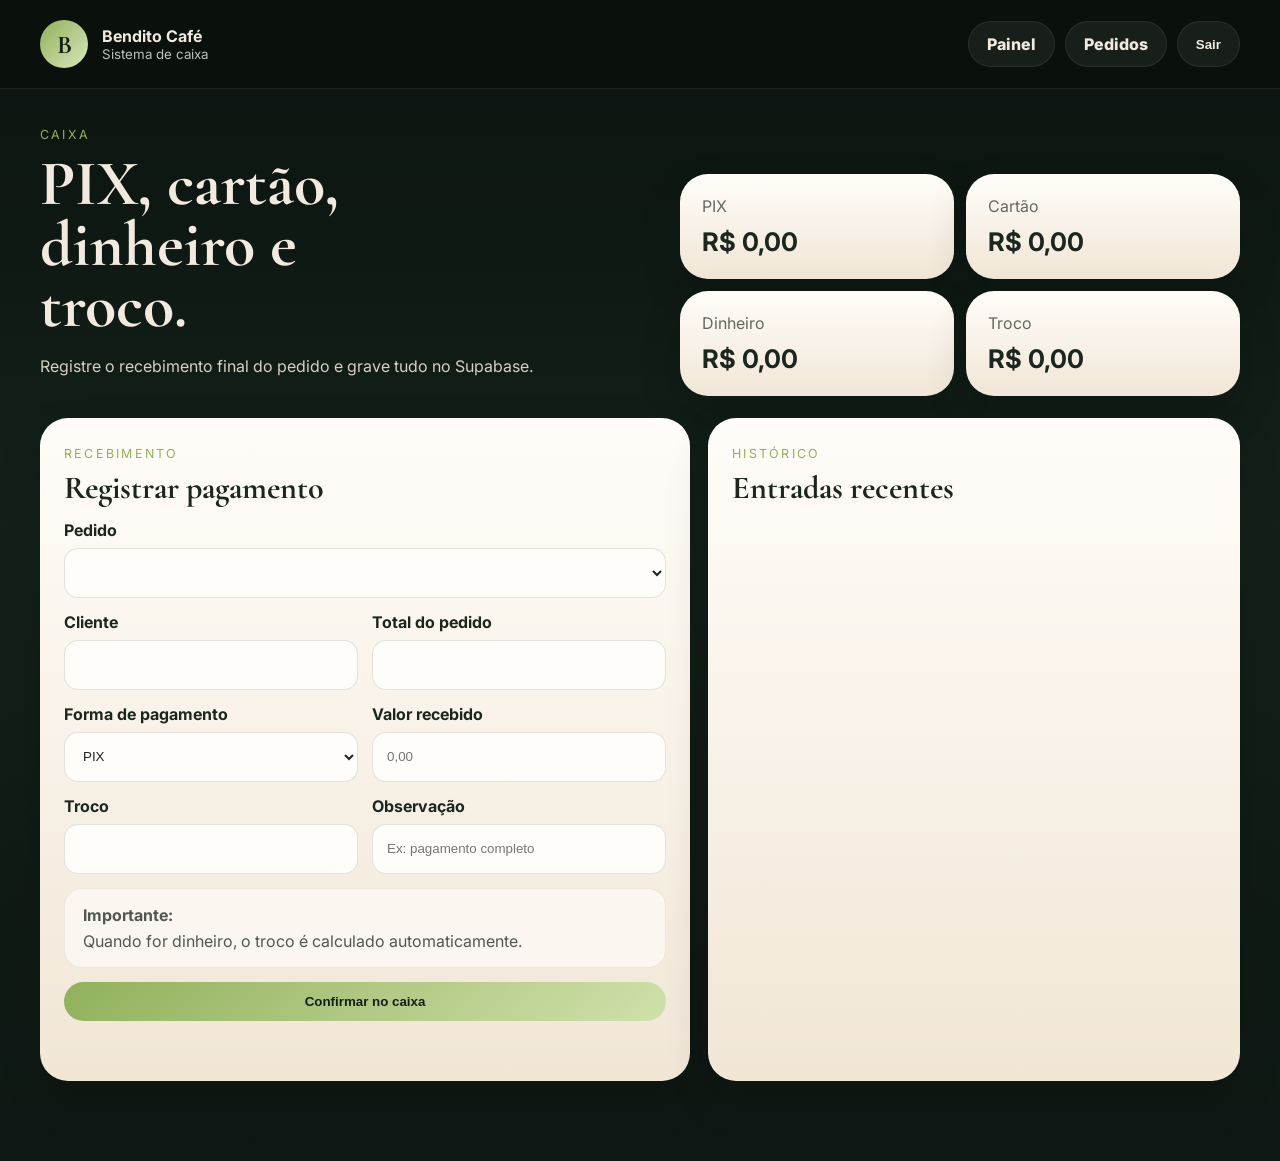
<file: caixa.html>
<!DOCTYPE html>
<html lang="pt-BR">
<head>
  <meta charset="UTF-8" />
  <meta name="viewport" content="width=device-width, initial-scale=1.0" />
  <title>Bendito Café | Caixa</title>
  <link rel="preconnect" href="https://fonts.googleapis.com">
  <link rel="preconnect" href="https://fonts.gstatic.com" crossorigin>
  <link href="https://fonts.googleapis.com/css2?family=Cormorant+Garamond:wght@500;600;700&family=Inter:wght@400;500;600;700;800&display=swap" rel="stylesheet">
  <link rel="stylesheet" href="assets/caixa.css" />
</head>
<body>
  <header class="topbar">
    <div class="container topbar__inner">
      <a class="brand" href="dashboard.html">
        <span class="brand__seal">B</span>
        <span><strong>Bendito Café</strong><small>Sistema de caixa</small></span>
      </a>
      <div class="topbar__actions">
        <a class="ghost-btn" href="dashboard.html">Painel</a>
        <a class="ghost-btn" href="pedidos-pendentes.html">Pedidos</a>
        <button id="logoutButton" class="ghost-btn">Sair</button>
      </div>
    </div>
  </header>

  <main class="page">
    <div class="container">
      <section class="hero">
        <div>
          <span class="eyebrow">Caixa</span>
          <h1>PIX, cartão, dinheiro e troco.</h1>
          <p>Registre o recebimento final do pedido e grave tudo no Supabase.</p>
        </div>
        <div class="cash-summary-cards">
          <article class="mini-card"><span>PIX</span><strong id="pixTotal">R$ 0,00</strong></article>
          <article class="mini-card"><span>Cartão</span><strong id="cardTotal">R$ 0,00</strong></article>
          <article class="mini-card"><span>Dinheiro</span><strong id="cashTotal">R$ 0,00</strong></article>
          <article class="mini-card"><span>Troco</span><strong id="changeTotal">R$ 0,00</strong></article>
        </div>
      </section>

      <section class="content-grid">
        <article class="panel">
          <div class="panel__header"><div><span class="eyebrow">Recebimento</span><h2>Registrar pagamento</h2></div></div>
          <form id="cashForm" class="cash-form">
            <label>Pedido
              <select id="orderSelect" required></select>
            </label>

            <div class="two-cols">
              <label>Cliente
                <input type="text" id="customerName" readonly />
              </label>
              <label>Total do pedido
                <input type="text" id="orderTotal" readonly />
              </label>
            </div>

            <div class="two-cols">
              <label>Forma de pagamento
                <select id="paymentMethod" required>
                  <option value="PIX">PIX</option>
                  <option value="Cartão">Cartão</option>
                  <option value="Dinheiro">Dinheiro</option>
                </select>
              </label>
              <label>Valor recebido
                <input type="number" step="0.01" min="0" id="amountPaid" placeholder="0,00" required />
              </label>
            </div>

            <div class="two-cols">
              <label>Troco
                <input type="text" id="changeValue" readonly />
              </label>
              <label>Observação
                <input type="text" id="cashNote" placeholder="Ex: pagamento completo" />
              </label>
            </div>

            <div class="cash-alert">
              <strong>Importante:</strong>
              <span>Quando for dinheiro, o troco é calculado automaticamente.</span>
            </div>

            <button type="submit" class="primary-btn full">Confirmar no caixa</button>
            <p class="feedback" id="cashFeedback"></p>
          </form>
        </article>

        <article class="panel">
          <div class="panel__header"><div><span class="eyebrow">Histórico</span><h2>Entradas recentes</h2></div></div>
          <div class="simple-list" id="cashEntriesList"></div>
        </article>
      </section>
    </div>
  </main>

  <script type="module" src="assets/auth-guard.js"></script>
  <script type="module" src="assets/caixa.js"></script>
</body>
</html>
</file>
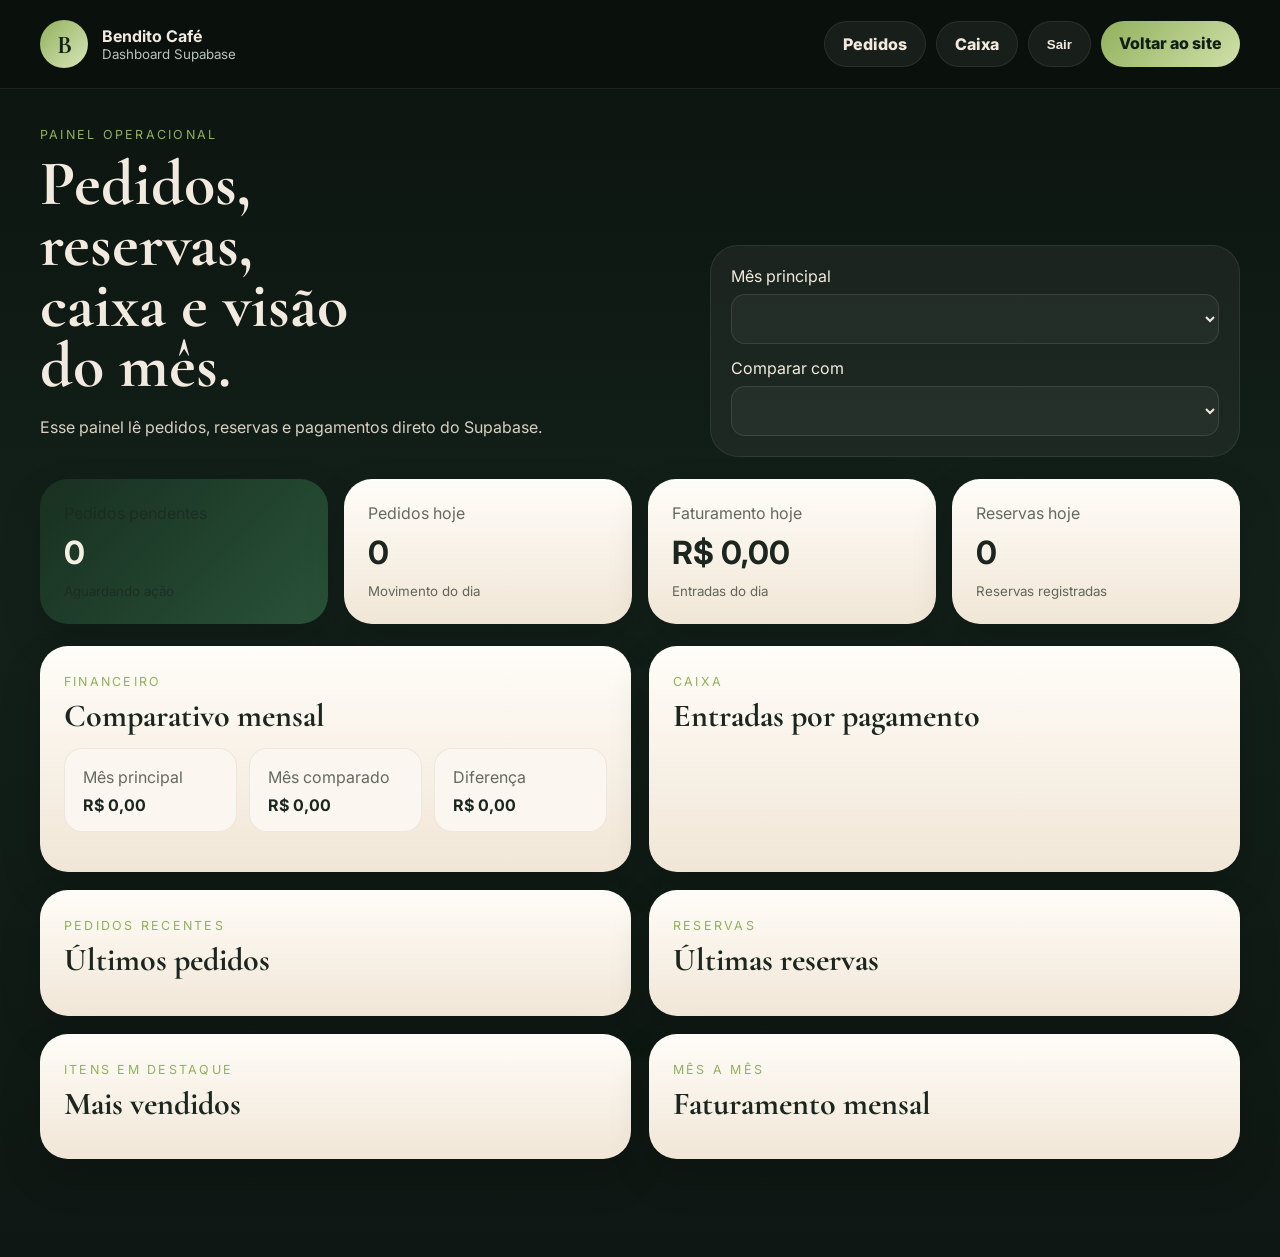
<file: dashboard.html>
<!DOCTYPE html>
<html lang="pt-BR">
<head>
  <meta charset="UTF-8" />
  <meta name="viewport" content="width=device-width, initial-scale=1.0" />
  <title>Bendito Café | Dashboard</title>
  <link rel="preconnect" href="https://fonts.googleapis.com">
  <link rel="preconnect" href="https://fonts.gstatic.com" crossorigin>
  <link href="https://fonts.googleapis.com/css2?family=Cormorant+Garamond:wght@500;600;700&family=Inter:wght@400;500;600;700;800&display=swap" rel="stylesheet">
  <link rel="stylesheet" href="assets/dashboard.css" />
</head>
<body>
  <header class="topbar">
    <div class="container topbar__inner">
      <a class="brand" href="dashboard.html">
        <span class="brand__seal">B</span>
        <span>
          <strong>Bendito Café</strong>
          <small>Dashboard Supabase</small>
        </span>
      </a>
      <div class="topbar__actions">
        <a class="ghost-btn" href="pedidos-pendentes.html">Pedidos</a>
        <a class="ghost-btn" href="caixa.html">Caixa</a>
        <button id="logoutButton" class="ghost-btn">Sair</button>
        <a class="primary-btn" href="index.html">Voltar ao site</a>
      </div>
    </div>
  </header>

  <main class="dashboard">
    <div class="container">
      <section class="hero">
        <div>
          <span class="eyebrow">Painel operacional</span>
          <h1>Pedidos, reservas, caixa e visão do mês.</h1>
          <p>Esse painel lê pedidos, reservas e pagamentos direto do Supabase.</p>
        </div>
        <div class="quick-box">
          <label>Mês principal
            <select id="mainMonthSelect"></select>
          </label>
          <label>Comparar com
            <select id="compareMonthSelect"></select>
          </label>
        </div>
      </section>

      <section class="stats-grid">
        <article class="stat-card highlight"><span>Pedidos pendentes</span><strong id="pendingOrders">0</strong><small>Aguardando ação</small></article>
        <article class="stat-card"><span>Pedidos hoje</span><strong id="ordersToday">0</strong><small>Movimento do dia</small></article>
        <article class="stat-card"><span>Faturamento hoje</span><strong id="revenueToday">R$ 0,00</strong><small>Entradas do dia</small></article>
        <article class="stat-card"><span>Reservas hoje</span><strong id="reservationsToday">0</strong><small>Reservas registradas</small></article>
      </section>

      <section class="content-grid">
        <article class="panel">
          <div class="panel__header"><div><span class="eyebrow">Financeiro</span><h2>Comparativo mensal</h2></div></div>
          <div class="finance-cards">
            <div class="info-card"><span>Mês principal</span><strong id="mainMonthRevenue">R$ 0,00</strong></div>
            <div class="info-card"><span>Mês comparado</span><strong id="compareMonthRevenue">R$ 0,00</strong></div>
            <div class="info-card"><span>Diferença</span><strong id="monthDifference">R$ 0,00</strong></div>
          </div>
          <div class="simple-summary" id="monthlyBreakdown"></div>
        </article>

        <article class="panel">
          <div class="panel__header"><div><span class="eyebrow">Caixa</span><h2>Entradas por pagamento</h2></div></div>
          <div class="simple-list" id="cashFlowSummary"></div>
        </article>
      </section>

      <section class="content-grid">
        <article class="panel">
          <div class="panel__header"><div><span class="eyebrow">Pedidos recentes</span><h2>Últimos pedidos</h2></div></div>
          <div class="simple-list" id="recentOrders"></div>
        </article>

        <article class="panel">
          <div class="panel__header"><div><span class="eyebrow">Reservas</span><h2>Últimas reservas</h2></div></div>
          <div class="simple-list" id="recentReservations"></div>
        </article>
      </section>

      <section class="content-grid">
        <article class="panel">
          <div class="panel__header"><div><span class="eyebrow">Itens em destaque</span><h2>Mais vendidos</h2></div></div>
          <div class="simple-list" id="topItemsSimple"></div>
        </article>

        <article class="panel">
          <div class="panel__header"><div><span class="eyebrow">Mês a mês</span><h2>Faturamento mensal</h2></div></div>
          <div class="simple-list" id="monthList"></div>
        </article>
      </section>
    </div>
  </main>
  <script type="module" src="assets/auth-guard.js"></script>
  <script type="module" src="assets/dashboard.js"></script>
</body>
</html>
</file>
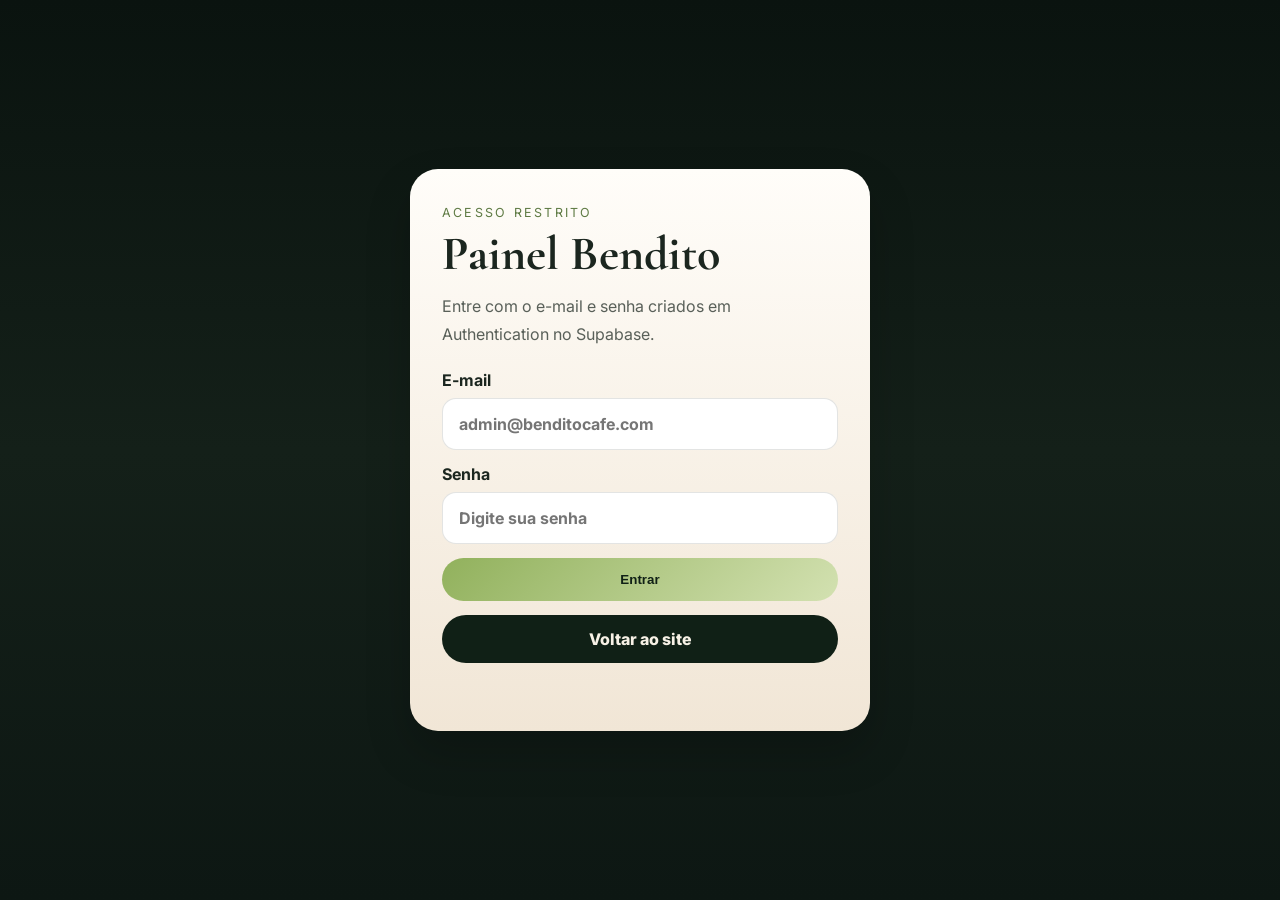
<file: painel-login.html>
<!DOCTYPE html>
<html lang="pt-BR">
<head>
  <meta charset="UTF-8" />
  <meta name="viewport" content="width=device-width, initial-scale=1.0" />
  <title>Bendito Café | Login do Painel</title>
  <link rel="preconnect" href="https://fonts.googleapis.com">
  <link rel="preconnect" href="https://fonts.gstatic.com" crossorigin>
  <link href="https://fonts.googleapis.com/css2?family=Cormorant+Garamond:wght@500;600;700&family=Inter:wght@400;500;600;700;800&display=swap" rel="stylesheet">
  <style>
    *{box-sizing:border-box}
    body{margin:0;min-height:100vh;display:grid;place-items:center;padding:24px;font-family:Inter,sans-serif;background:linear-gradient(180deg,#0a130f,#142019 50%,#0d1713);color:#f3eadf}
    .card{width:min(100%,460px);background:linear-gradient(180deg,#fffdf9,#f1e6d6);color:#1b261f;border-radius:28px;padding:32px;box-shadow:0 22px 46px rgba(0,0,0,.2)}
    .eyebrow{display:inline-block;margin-bottom:12px;text-transform:uppercase;letter-spacing:.18em;font-size:.78rem;color:#5e7a43}
    h1{margin:0 0 14px;font-family:"Cormorant Garamond",serif;font-size:3rem;line-height:.95}
    p{margin:0 0 22px;color:rgba(27,38,31,.72);line-height:1.75}
    form{display:grid;gap:14px}
    label{display:grid;gap:8px;font-weight:700}
    input{height:52px;border-radius:14px;border:1px solid rgba(27,38,31,.12);padding:0 16px;font:inherit}
    button,a{border:0;border-radius:999px;padding:14px 18px;text-decoration:none;font-weight:800;text-align:center}
    .primary{background:linear-gradient(135deg,#91b15c,#d3e1b1);color:#102016}
    .secondary{background:#102016;color:#f7f1e6}
    .feedback{min-height:22px;color:#8d4332;font-weight:700}
  </style>
</head>
<body>
  <div class="card">
    <span class="eyebrow">Acesso restrito</span>
    <h1>Painel Bendito</h1>
    <p>Entre com o e-mail e senha criados em Authentication no Supabase.</p>
    <form id="loginForm">
      <label>E-mail
        <input type="email" id="email" placeholder="admin@benditocafe.com" required />
      </label>
      <label>Senha
        <input type="password" id="password" placeholder="Digite sua senha" required />
      </label>
      <button class="primary" type="submit">Entrar</button>
      <a class="secondary" href="index.html">Voltar ao site</a>
      <div class="feedback" id="loginFeedback"></div>
    </form>
  </div>
  <script type="module" src="assets/login.js"></script>
</body>
</html>
</file>
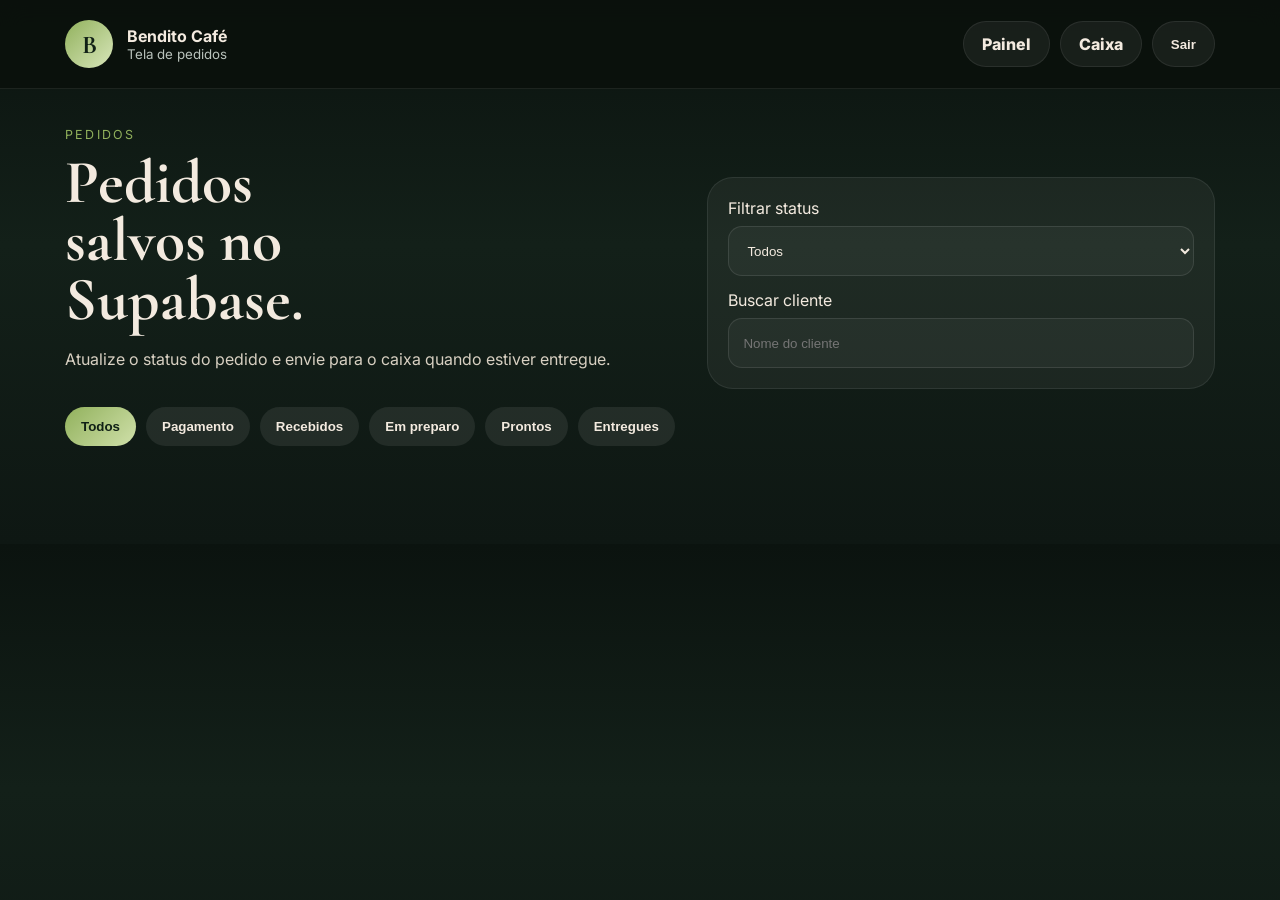
<file: pedidos-pendentes.html>
<!DOCTYPE html>
<html lang="pt-BR">
<head>
  <meta charset="UTF-8" />
  <meta name="viewport" content="width=device-width, initial-scale=1.0" />
  <title>Bendito Café | Pedidos</title>
  <link rel="preconnect" href="https://fonts.googleapis.com">
  <link rel="preconnect" href="https://fonts.gstatic.com" crossorigin>
  <link href="https://fonts.googleapis.com/css2?family=Cormorant+Garamond:wght@500;600;700&family=Inter:wght@400;500;600;700;800&display=swap" rel="stylesheet">
  <link rel="stylesheet" href="assets/pending-orders.css" />
</head>
<body>
  <header class="topbar">
    <div class="container topbar__inner">
      <a class="brand" href="dashboard.html">
        <span class="brand__seal">B</span>
        <span><strong>Bendito Café</strong><small>Tela de pedidos</small></span>
      </a>
      <div class="topbar__actions">
        <a class="ghost-btn" href="dashboard.html">Painel</a>
        <a class="ghost-btn" href="caixa.html">Caixa</a>
        <button id="logoutButton" class="ghost-btn">Sair</button>
      </div>
    </div>
  </header>

  <main class="page">
    <div class="container">
      <section class="hero">
        <div>
          <span class="eyebrow">Pedidos</span>
          <h1>Pedidos salvos no Supabase.</h1>
          <p>Atualize o status do pedido e envie para o caixa quando estiver entregue.</p>
        </div>
        <div class="filters">
          <label>Filtrar status
            <select id="statusFilter">
              <option value="all">Todos</option>
              <option value="Aguardando pagamento no caixa">Aguardando pagamento</option>
              <option value="Recebido">Recebido</option>
              <option value="Em preparo">Em preparo</option>
              <option value="Pronto">Pronto</option>
              <option value="Entregue">Entregue</option>
            </select>
          </label>
          <label>Buscar cliente
            <input type="text" id="searchCustomer" placeholder="Nome do cliente" />
          </label>
        </div>
      </section>

      <section class="status-shortcuts">
        <button class="shortcut active" data-filter="all">Todos</button>
        <button class="shortcut" data-filter="Aguardando pagamento no caixa">Pagamento</button>
        <button class="shortcut" data-filter="Recebido">Recebidos</button>
        <button class="shortcut" data-filter="Em preparo">Em preparo</button>
        <button class="shortcut" data-filter="Pronto">Prontos</button>
        <button class="shortcut" data-filter="Entregue">Entregues</button>
      </section>

      <section id="ordersList" class="orders-list"></section>
    </div>
  </main>

  <script type="module" src="assets/auth-guard.js"></script>
  <script type="module" src="assets/pending-orders.js"></script>
</body>
</html>
</file>
<file: assets/caixa.css>
*{box-sizing:border-box}
:root{--text:#f3eadf;--muted:#b8c3ba;--dark:#1b261f;--accent:#91b15c;--shadow:0 18px 42px rgba(0,0,0,.16)}
body{margin:0;font-family:Inter,sans-serif;background:linear-gradient(180deg,#0b130f,#132019 45%,#0e1713);color:var(--text)}
.container{width:min(1200px,calc(100% - 32px));margin:0 auto}.topbar{position:sticky;top:0;z-index:30;background:rgba(10,17,13,.9);backdrop-filter:blur(12px);border-bottom:1px solid rgba(255,255,255,.08)}
.topbar__inner{min-height:88px;display:flex;justify-content:space-between;align-items:center;gap:18px}.brand{display:flex;align-items:center;gap:14px;color:inherit;text-decoration:none}.brand__seal{width:48px;height:48px;border-radius:50%;display:grid;place-items:center;background:linear-gradient(135deg,var(--accent),#d8e6ba);color:#102016;font-family:"Cormorant Garamond",serif;font-size:1.6rem;font-weight:700}.brand strong,.brand small{display:block}.brand small{color:var(--muted)}
.topbar__actions{display:flex;flex-wrap:wrap;gap:10px}.primary-btn,.ghost-btn{border:0;border-radius:999px;padding:12px 18px;text-decoration:none;font-weight:800;cursor:pointer}.primary-btn{background:linear-gradient(135deg,var(--accent),#d0e0aa);color:#102016}.ghost-btn{background:rgba(255,255,255,.06);color:var(--text);border:1px solid rgba(255,255,255,.08)}
.page{padding:34px 0 80px}.hero{display:grid;grid-template-columns:1.05fr .95fr;gap:22px;align-items:end;margin-bottom:22px}.eyebrow{display:inline-block;margin-bottom:12px;color:var(--accent);text-transform:uppercase;letter-spacing:.18em;font-size:.78rem}.hero h1,.panel h2{margin:0;font-family:"Cormorant Garamond",serif;line-height:.95}.hero h1{font-size:clamp(2.5rem,5vw,4.4rem);max-width:11ch;margin-bottom:14px}.hero p{color:#d8d0c2;line-height:1.75}
.cash-summary-cards{display:grid;grid-template-columns:repeat(2,1fr);gap:12px}.mini-card,.panel{background:linear-gradient(180deg,#fffdf9,#f1e6d6);color:var(--dark);border-radius:28px;box-shadow:var(--shadow)}.mini-card{padding:22px}.mini-card span{display:block;color:rgba(27,38,31,.68);margin-bottom:10px}.mini-card strong{font-size:1.6rem}
.content-grid{display:grid;grid-template-columns:1.1fr .9fr;gap:18px}.panel{padding:24px}.panel__header{margin-bottom:16px}.panel h2{font-size:2rem}.cash-form{display:grid;gap:14px}.cash-form label{display:grid;gap:8px;font-weight:700;color:var(--dark)}.cash-form input,.cash-form select{height:50px;border-radius:14px;padding:0 14px;border:1px solid rgba(27,38,31,.12);background:#fffdf9;color:var(--dark)}.two-cols{display:grid;grid-template-columns:1fr 1fr;gap:14px}.cash-alert{padding:16px 18px;border-radius:18px;background:#fbf7f0;border:1px solid rgba(27,38,31,.07);color:rgba(27,38,31,.76);display:grid;gap:6px}.full{width:100%}.feedback{min-height:22px;color:#1f6b41;font-weight:700;margin:0}.simple-list{display:grid;gap:12px}.list-card{padding:16px 18px;border-radius:18px;background:#fbf7f0;border:1px solid rgba(27,38,31,.07)}.list-card strong{display:block;margin-bottom:6px}.list-card span,.list-card small{display:block;color:rgba(27,38,31,.68);line-height:1.55}
@media (max-width:980px){.hero,.content-grid,.cash-summary-cards,.two-cols{grid-template-columns:1fr}}@media (max-width:640px){.topbar__inner{align-items:flex-start;padding:16px 0}}
.feedback.is-error{color:#9b1c1c}
</file>
<file: assets/dashboard.css>
*{box-sizing:border-box}
:root{--text:#f3eadf;--muted:#b8c3ba;--dark:#1b261f;--accent:#91b15c;--shadow:0 18px 42px rgba(0,0,0,.16)}
body{margin:0;font-family:Inter,sans-serif;background:linear-gradient(180deg,#0b130f,#132019 45%,#0e1713);color:var(--text)}
.container{width:min(1200px,calc(100% - 32px));margin:0 auto}.topbar{position:sticky;top:0;z-index:30;background:rgba(10,17,13,.9);backdrop-filter:blur(12px);border-bottom:1px solid rgba(255,255,255,.08)}.topbar__inner{min-height:88px;display:flex;justify-content:space-between;align-items:center;gap:18px}.brand{display:flex;align-items:center;gap:14px;color:inherit;text-decoration:none}.brand__seal{width:48px;height:48px;border-radius:50%;display:grid;place-items:center;background:linear-gradient(135deg,var(--accent),#d8e6ba);color:#102016;font-family:"Cormorant Garamond",serif;font-size:1.6rem;font-weight:700}.brand strong,.brand small{display:block}.brand small{color:var(--muted)}.topbar__actions{display:flex;flex-wrap:wrap;gap:10px}.primary-btn,.ghost-btn{border:0;border-radius:999px;padding:12px 18px;text-decoration:none;font-weight:800;cursor:pointer}.primary-btn{background:linear-gradient(135deg,var(--accent),#d0e0aa);color:#102016}.ghost-btn{background:rgba(255,255,255,.06);color:var(--text);border:1px solid rgba(255,255,255,.08)}
.dashboard{padding:34px 0 80px}.hero{display:grid;grid-template-columns:1.1fr .9fr;gap:22px;align-items:end;margin-bottom:22px}.eyebrow{display:inline-block;margin-bottom:12px;color:var(--accent);text-transform:uppercase;letter-spacing:.18em;font-size:.78rem}.hero h1,.panel h2{margin:0;font-family:"Cormorant Garamond",serif;line-height:.95}.hero h1{font-size:clamp(2.6rem,5vw,4.5rem);max-width:11ch;margin-bottom:16px}.hero p{color:#d8d0c2;line-height:1.75}.quick-box{display:grid;gap:14px;background:rgba(255,255,255,.05);border:1px solid rgba(255,255,255,.08);border-radius:28px;padding:20px}.quick-box label{display:grid;gap:8px}.quick-box select{height:50px;border-radius:14px;padding:0 14px;border:1px solid rgba(255,255,255,.1);background:rgba(255,255,255,.04);color:var(--text)}
.stats-grid{display:grid;grid-template-columns:repeat(4,1fr);gap:16px;margin-bottom:22px}.stat-card,.panel{background:linear-gradient(180deg,#fffdf9,#f1e6d6);color:var(--dark);border-radius:28px;box-shadow:var(--shadow)}.stat-card{padding:24px}.highlight{background:linear-gradient(135deg,#183020,#295239);color:#f6efe4}.highlight span,.highlight small{color:#d5dfd2}.stat-card span{display:block;margin-bottom:10px;color:rgba(27,38,31,.68)}.stat-card strong{display:block;font-size:2rem;margin-bottom:8px}.stat-card small{color:rgba(27,38,31,.68)}
.content-grid{display:grid;grid-template-columns:1fr 1fr;gap:18px;margin-bottom:18px}.panel{padding:24px}.panel__header{margin-bottom:16px}.panel h2{font-size:2rem}.finance-cards{display:grid;grid-template-columns:repeat(3,1fr);gap:12px;margin-bottom:16px}.info-card,.summary-row,.list-card{padding:16px 18px;border-radius:18px;background:#fbf7f0;border:1px solid rgba(27,38,31,.07)}.info-card span,.summary-row span,.list-card span,.list-card small{display:block;color:rgba(27,38,31,.68);line-height:1.55}.info-card strong,.summary-row strong,.list-card strong{display:block;margin-top:6px}.simple-summary,.simple-list{display:grid;gap:12px}.summary-row{display:flex;justify-content:space-between;gap:12px;align-items:center}.status-pill{display:inline-flex;padding:7px 12px;border-radius:999px;background:#1e3528;color:#f7f1e6;font-size:.8rem;font-weight:800}.positive{color:#1f6b41}.negative{color:#8d4332}.empty{padding:18px;border-radius:18px;background:#fbf7f0;color:rgba(27,38,31,.68);text-align:center}
@media (max-width:1100px){.hero,.content-grid,.stats-grid,.finance-cards{grid-template-columns:1fr 1fr}}@media (max-width:760px){.hero,.content-grid,.stats-grid,.finance-cards{grid-template-columns:1fr}.topbar__inner{align-items:flex-start;padding:16px 0}}
</file>
<file: assets/pending-orders.css>
*{box-sizing:border-box}
:root{--text:#f3eadf;--muted:#b9c3bc;--dark:#1b261f;--accent:#91b15c;--shadow:0 18px 42px rgba(0,0,0,.16)}
body{margin:0;font-family:Inter,sans-serif;color:var(--text);background:linear-gradient(180deg,#0b130f,#132019 45%,#0e1713)}
.container{width:min(1150px,calc(100% - 32px));margin:0 auto}.topbar{position:sticky;top:0;z-index:30;background:rgba(10,17,13,.9);backdrop-filter:blur(12px);border-bottom:1px solid rgba(255,255,255,.08)}
.topbar__inner{min-height:88px;display:flex;justify-content:space-between;align-items:center;gap:18px}.brand{display:flex;align-items:center;gap:14px;color:inherit;text-decoration:none}.brand__seal{width:48px;height:48px;border-radius:50%;display:grid;place-items:center;background:linear-gradient(135deg,var(--accent),#d8e6ba);color:#102016;font-family:"Cormorant Garamond",serif;font-size:1.6rem;font-weight:700}.brand strong,.brand small{display:block}.brand small{color:var(--muted)}.topbar__actions{display:flex;flex-wrap:wrap;gap:10px}.ghost-btn{border:1px solid rgba(255,255,255,.08);border-radius:999px;padding:12px 18px;text-decoration:none;font-weight:800;cursor:pointer;background:rgba(255,255,255,.06);color:var(--text)}
.page{padding:34px 0 80px}.hero{display:grid;grid-template-columns:1.1fr .9fr;gap:22px;align-items:end;margin-bottom:18px}.eyebrow{display:inline-block;margin-bottom:12px;color:var(--accent);text-transform:uppercase;letter-spacing:.18em;font-size:.78rem}.hero h1,.order-card h3{margin:0;font-family:"Cormorant Garamond",serif;line-height:.95}.hero h1{font-size:clamp(2.4rem,4.8vw,4.2rem);max-width:11ch;margin-bottom:14px}.hero p{color:#d8d0c2;line-height:1.75}
.filters{background:rgba(255,255,255,.05);border:1px solid rgba(255,255,255,.08);border-radius:26px;padding:20px;display:grid;gap:14px}.filters label{display:grid;gap:8px}.filters select,.filters input{height:50px;border-radius:14px;padding:0 14px;border:1px solid rgba(255,255,255,.1);background:rgba(255,255,255,.04);color:var(--text)}
.status-shortcuts{display:flex;flex-wrap:wrap;gap:10px;margin-bottom:18px}.shortcut{border:0;border-radius:999px;padding:12px 16px;font-weight:800;cursor:pointer;background:rgba(255,255,255,.08);color:var(--text)}.shortcut.active{background:linear-gradient(135deg,var(--accent),#d0e0aa);color:#102016}
.orders-list{display:grid;grid-template-columns:repeat(2,1fr);gap:18px}.order-card{background:linear-gradient(180deg,#fffdf9,#f1e6d6);color:var(--dark);border-radius:26px;padding:22px;box-shadow:var(--shadow)}.order-top{display:flex;justify-content:space-between;gap:12px;align-items:start;margin-bottom:12px}.order-card h3{font-size:1.9rem;margin-bottom:8px}.order-meta{display:grid;gap:6px;color:rgba(27,38,31,.7);margin-bottom:14px}.order-items{padding:14px 16px;border-radius:18px;background:#fbf7f0;border:1px solid rgba(27,38,31,.06);color:rgba(27,38,31,.74);line-height:1.7;margin-bottom:14px}.status-pill{display:inline-flex;padding:7px 12px;border-radius:999px;background:#1f3428;color:#f7f1e6;font-size:.8rem;font-weight:800}.order-total{margin-bottom:14px;color:rgba(27,38,31,.8)}
.order-actions{display:grid;grid-template-columns:1fr 1fr;gap:10px}.action-btn{border:0;border-radius:14px;padding:12px 14px;font-weight:800;cursor:pointer}.btn-dark{background:#102016;color:#f7f1e6}.btn-light{background:#efe6d8;color:#1b261f}.btn-accent{background:linear-gradient(135deg,var(--accent),#d0e0aa);color:#102016}.action-btn:disabled{opacity:.55;cursor:not-allowed}.empty{grid-column:1/-1;padding:24px;text-align:center;border-radius:22px;background:#fbf7f0;color:rgba(27,38,31,.68)}
@media (max-width:980px){.hero,.orders-list{grid-template-columns:1fr}}@media (max-width:640px){.topbar__inner{align-items:flex-start;padding:16px 0}.order-actions{grid-template-columns:1fr}}
.order-note{padding:12px 14px;border-radius:16px;background:#fffaf3;border:1px dashed rgba(27,38,31,.18);color:rgba(27,38,31,.76);line-height:1.55;margin:-4px 0 14px}
</file>
